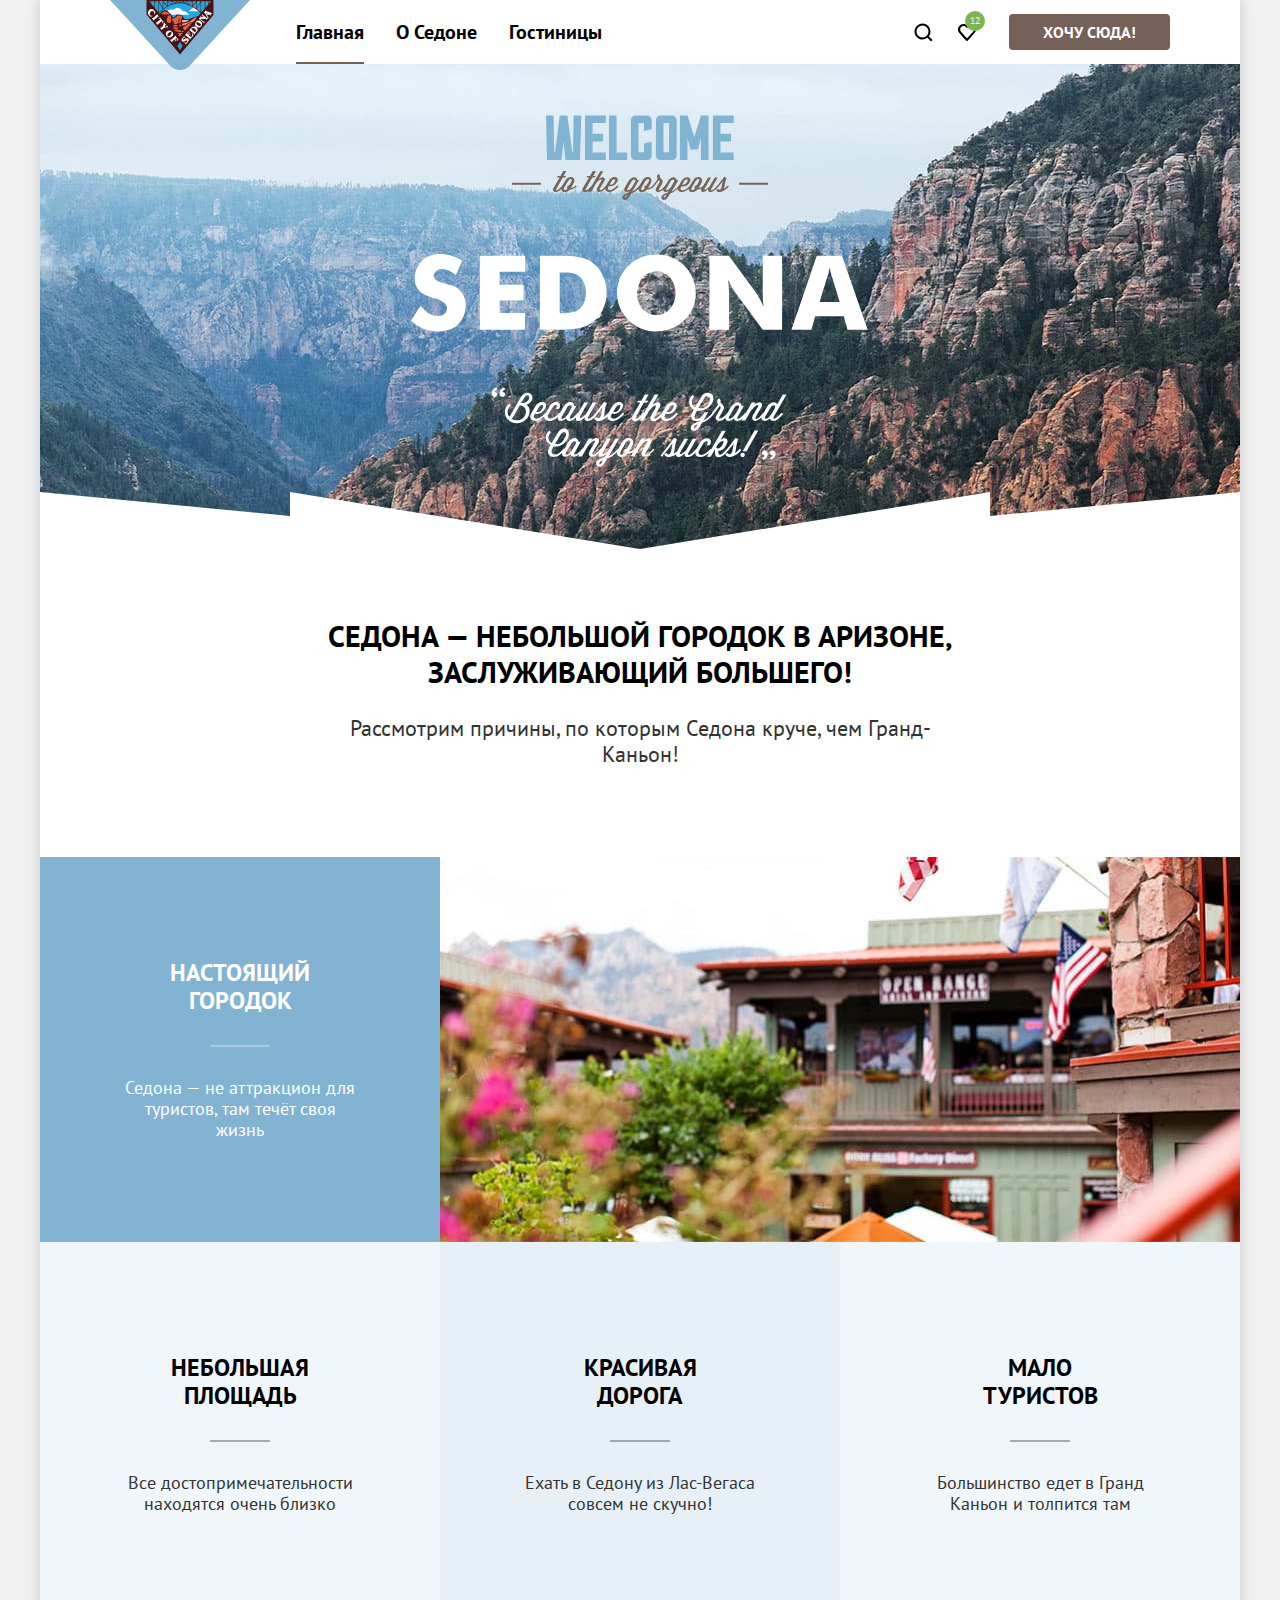
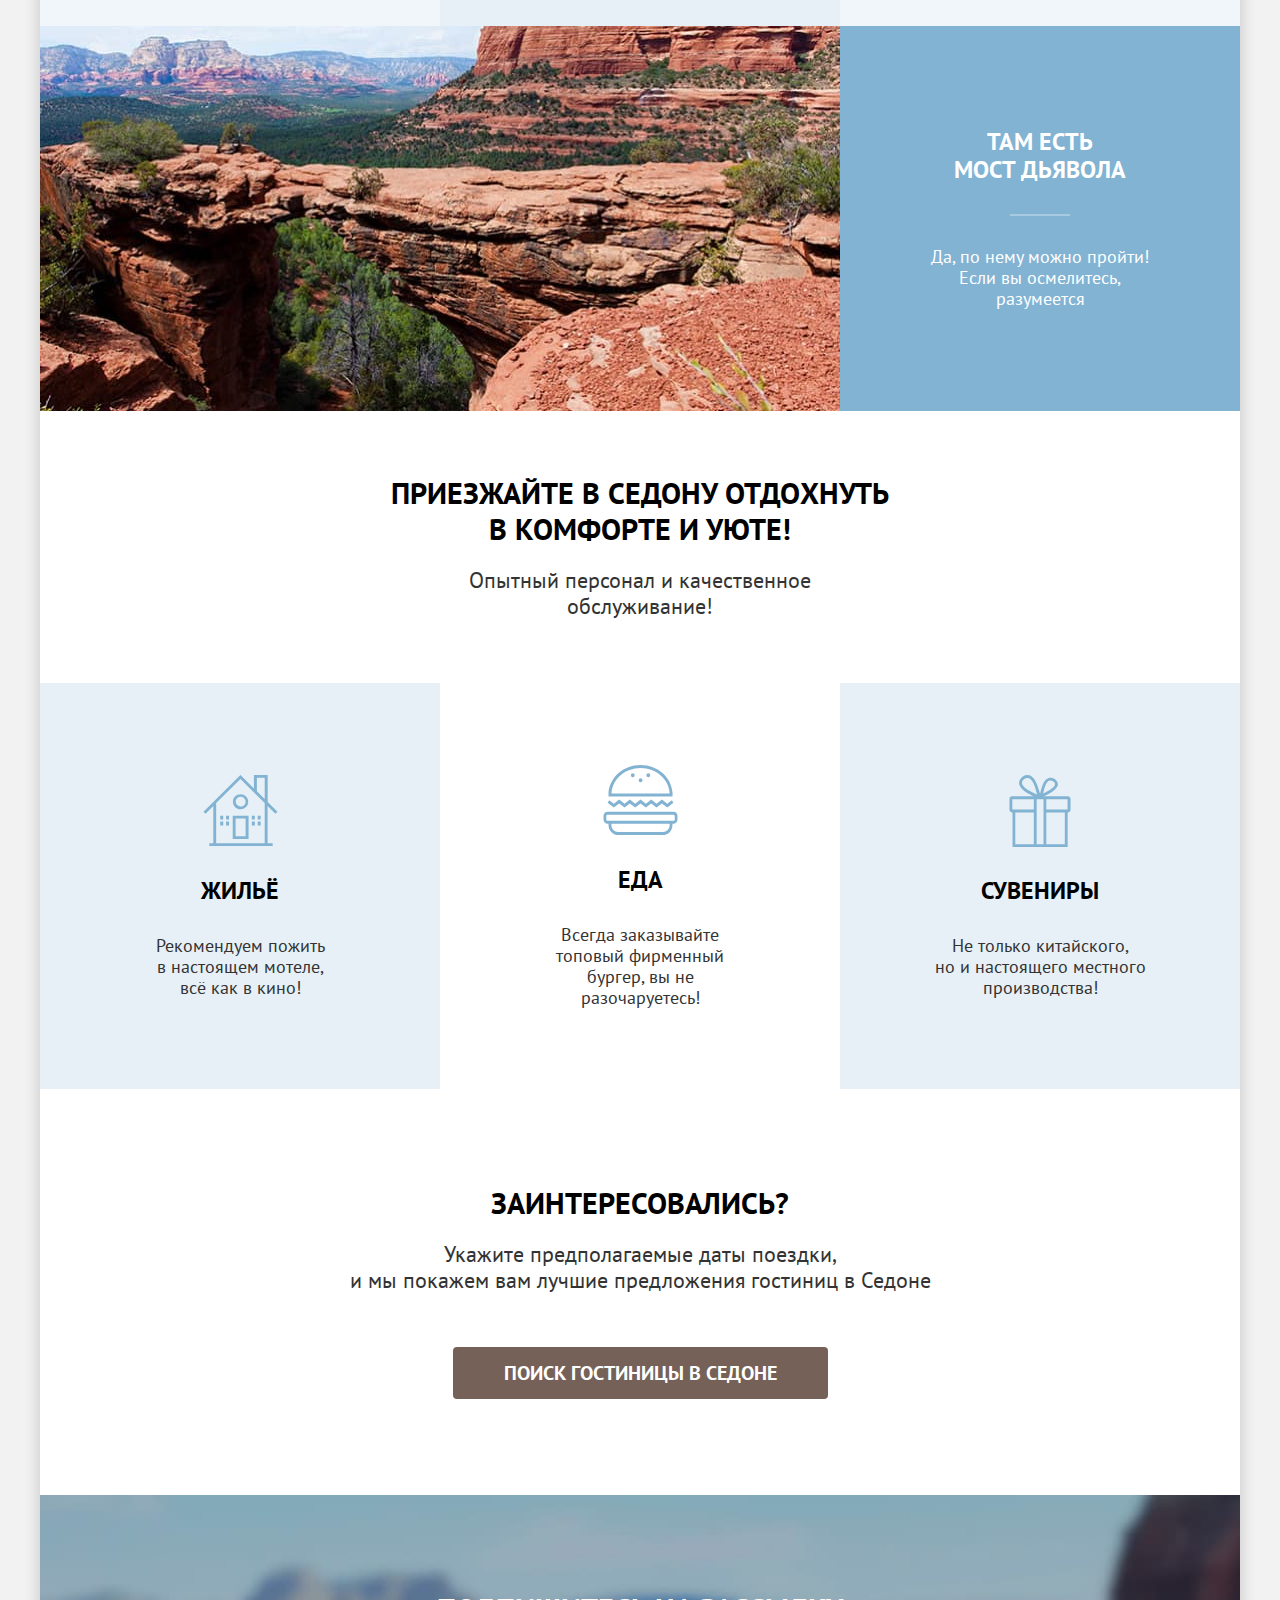
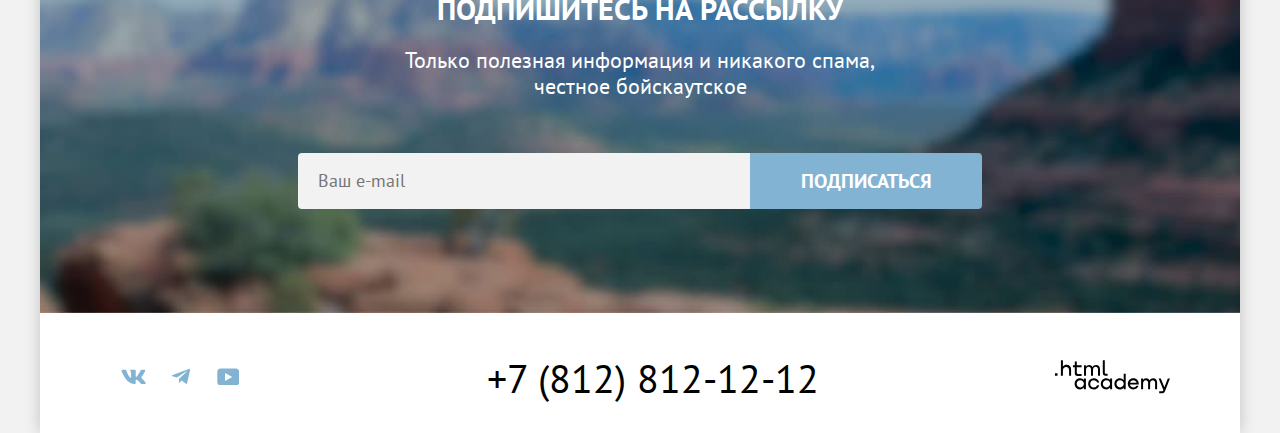
<file: index.html>
<!DOCTYPE html>
<html lang="ru">

  <head>
    <meta charset="utf-8">
    <title>Седона.Городок в Аризоне. </title>
    <link rel="stylesheet" href="styles/styles.css">
    <link rel="icon" href="favicon.ico">
    <link rel="icon" type="image/png" href="images/favicon/favicon.png" sizes="32x32">
  </head>

  <body>
    <div class="page-container">
      <header class="page-header" data-test="header">
        <nav class="navigation">
          <a class="navigation-logo" href="index.html" aria-current="page">
            <img class="page-header-logo" src="images/logos/site-logo.svg" width="140" height="70"
              alt="Логотип города Седона.">
          </a>
          <ul class="navigation-list">
            <li class="navigation-item">
              <a class="navigation-link navigation-link-current" href="#" aria-current="page">Главная</a>
            </li>
            <li class="navigation-item">
              <a class="navigation-link" href="#">О Седоне</a>
            </li>
            <li class="navication-item">
              <a class="navigation-link" href="catalog.html">Гостиницы</a>
            </li>
          </ul>
          <ul class="navigation-user">
            <li class="navigation-user-item">
              <a class="navigation-user-link" href="#">
                <span class="visually-hidden">Поиск</span>
                <svg xmlns="http://www.w3.org/2000/svg" width="20" height="20" fill="currentColor" aria-hidden="true"
                  focusable="false">
                  <path
                    d="m19.5 18-3.7-3.67c1-1.3 1.7-2.98 1.7-4.87a8 8 0 0 0-8-7.96c-4.4 0-8 3.68-8 8.06a8 8 0 0 0 12.9 6.26l3.7 3.68 1.4-1.5Zm-10-2.48a6 6 0 0 1-6-5.96 6 6 0 0 1 12 0 6 6 0 0 1-6 5.96Z" />
                </svg>
              </a>
            </li>
            <li class="navigation-user-item">
              <a class="navigation-user-link navigation-user-link-like" href="#">
                <span class="visually-hidden">Избранное</span>
                <svg xmlns="http://www.w3.org/2000/svg" width="18" height="17" fill="currentColor" aria-hidden="true"
                  focusable="false">
                  <path
                    d="M8.9 17a.9.9 0 0 1-.8-.4c-5.4-6.1-6.7-7.5-7-7.9A5.4 5.4 0 0 1 5.5 0C6.8 0 8 .5 9 1.3a5.46 5.46 0 0 1 9 4.1c0 1.3-.5 2.5-1.3 3.4l-7 7.9c-.2.2-.4.3-.8.3Zm-6-9.5c.3.4 3.5 4 6.1 6.9l6.2-7c.5-.5.7-1.2.7-2 0-1.8-1.5-3.3-3.3-3.3-1 0-2 .5-2.7 1.3-.3.3-.6.4-.9.4-.3 0-.6-.2-.8-.4-.7-.8-1.7-1.3-2.7-1.3-1.8 0-3.3 1.5-3.3 3.3-.1.9.3 1.6.7 2.1-.1 0-.1 0 0 0Z" />
                </svg>
                <span class="notification-badge">12</span>
              </a>
            </li>
          </ul>
          <a class="header-button button button-brown" href="#">Хочу сюда!</a>
        </nav>
      </header>

      <main class="main-index main-container" data-test="main">
        <section class="hero" data-test="hero">
          <h1 class="visually-hidden">Седона - небольшой городок в Аризоне"</h1>
          <img src="images/welcome.svg" width="458" height="352"
            alt="Welcome to the gorgeous Sedona, because the Grand Canyon sucks!">
        </section>

        <section class="advantages" data-test="advantages">
          <h2 class="visually-hidden">Преимущества Седоны</h2>
          <p class="title advantages-introduction">Седона — небольшой городок в Аризоне, заслуживающий большего!</p>
          <p class="description advantages-description">Рассмотрим причины, по которым Седона круче, чем Гранд-Каньон!
          </p>
          <ul class="advantages-list">
            <li class="advantages-item-item advantage-navy advantages-picture">
              <div class="advantages-item-wrapper">
                <h3 class="subtitle advantages-title">Настоящий городок</h3>
                <p class="advantages-item-description">Седона — не аттракцион для туристов, там течёт своя жизнь</p>
              </div>
              <img class="advantages-img" src="images/sedona-town.jpg" width="800" height="385"
                alt="Вид на домики и горы.">
            </li>
            <li class="advantages-item advantage-pale">
              <h3 class="subtitle advantages-title">Небольшая площадь</h3>
              <p class="advantages-item-description">Все достопримечательности находятся очень близко</p>
            </li>
            <li class="advantages-item advantage-sky">
              <h3 class="subtitle advantages-title">Красивая дорога</h3>
              <p class="advantages-item-description">Ехать в Седону из Лас-Вегаса совсем не скучно!</p>
            </li>
            <li class="advantages-item advantage-pale">
              <h3 class="subtitle advantages-title">Мало туристов</h3>
              <p class="advantages-item-description">Большинство едет в Гранд Каньон и толпится там</p>
            </li>
            <li class="advantages-item-item advantage-navy advantages-picture">
              <div class="advantages-item-wrapper">
                <h3 class="subtitle advantages-title">Там есть<br> мост дьявола</h3>
                <p class="advantages-item-description">Да, по нему можно пройти! Если вы осмелитесь, разумеется</p>
              </div>
              <img class="advantages-img" src="images/devil-bridge.jpg" width="800" height="385"
                alt="Мост дьявола,с красивым видом на горы.">
            </li>
          </ul>
        </section>
        <section class="services" data-test="services">
          <h2 class="title services-title-come">Приезжайте в Седону отдохнуть в комфорте и уюте!</h2>
          <p class="description services-description">Опытный персонал и качественное обслуживание!</p>
          <ul class="services-list">
            <li class="services-item advantage-sky services-icon item-home">
              <h3 class="subtitle services-title ">Жильё</h3>
              <p class="services-item-description">Рекомендуем пожить<br> в настоящем мотеле,<br> всё как в кино!</p>
            </li>
            <li class="services-item services-icon item-food">
              <h3 class="subtitle services-title">Еда</h3>
              <p class="services-item-description">Всегда заказывайте<br> топовый фирменный бургер, вы не разочаруетесь!
              </p>
            </li>
            <li class="services-item advantage-sky services-icon item-gift">
              <h3 class="subtitle services-title">Сувениры</h3>
              <p class="services-item-description">Не только китайского,<br> но и настоящего местного производства!</p>
            </li>
          </ul>
        </section>
        <section class="book-search" data-test="search">
          <h2 class="title book-title">Заинтересовались?</h2>
          <p class="description book-description">Укажите предполагаемые даты поездки,<br> и мы покажем вам лучшие
            предложения гостиниц в
            Седоне</p>
          <button class="book-button button button-brown" type="button">Поиск гостиницы в Седоне</button>
        </section>

        <section class="subscribe subscribe-background" data-test="subscribe">
          <h2 class="title subscribe-title">Подпишитесь на рассылку</h2>
          <p class="description subscribe-description">Только полезная информация и никакого спама,<br> честное
            бойскаутское</p>
          <form class="subscription-form" action="https://echo.htmlacademy.ru/" method="POST">
            <label class="visually-hidden" for="subscription-form">Укажите Ваш e-mail</label>
            <input class="subscribe-field" type="email" name="subscription-form" id="subscription-form"
              placeholder="Ваш e-mail" required>
            <button class="subscribe-button button button-blue" type="submit">Подписаться</button>
          </form>
        </section>
      </main>
      <footer class="page-footer" data-test="footer">
        <section class="footer-social" data-test="social">
          <h2 class="visually-hidden">Социальные сети</h2>
          <ul class="social-list">
            <li>
              <a class="social-link" href="https://vk.com/htmlacademy" target="_blank" rel="noopener noreferrer">
                <span class="visually-hidden">Vkontakte</span>
                <svg xmlns="http://www.w3.org/2000/svg" width="25" height="15" fill="currentColor" aria-hidden="true"
                  focusable="false">
                  <path fill-rule="evenodd"
                    d="M24.1 1.8c.2-.5 0-1-.8-1h-2.6c-.7 0-1 .4-1.1.8 0 0-1.4 3.2-3.3 5.3-.6.6-.9.8-1.2.8-.2 0-.4-.2-.4-.8V1.8c0-.7-.2-1-.8-1h-4c-.5 0-.8.4-.8.6 0 .7 1 .8 1 2.6v3.8c0 .8 0 1-.4 1-.9 0-3-3.3-4.3-7-.3-.7-.5-1-1.2-1H1.6c-.8 0-1 .4-1 .8 0 .7 1 4 4.2 8.5C7 13.2 10 15 12.8 15c1.7 0 1.9-.4 1.9-1v-2.4c0-.7.2-.8.7-.8.4 0 1 .1 2.6 1.6 1.8 1.8 2 2.6 3 2.6h2.7c.7 0 1.1-.4 1-1.1-.3-.8-1.2-1.8-2.3-3-.6-.8-1.5-1.5-1.8-2-.4-.4-.3-.6 0-1 0 0 3.2-4.5 3.5-6Z"
                    clip-rule="evenodd" />
                </svg>
              </a>
            </li>
            <li>
              <a class="social-link" href="https://t.me/htmlacademy" target="_blank" rel="noopener noreferrer">
                <span class="visually-hidden">Telegram</span>
                <svg xmlns="http://www.w3.org/2000/svg" width="18" height="16" fill="currentColor" aria-hidden="true"
                  focusable="false">
                  <path
                    d="M16.8 1 .8 7c-1 .4-1 1-.2 1.3l4.1 1.3 9.5-6c.5-.3.9-.1.5.2l-7.6 7-.3 4.1c.4 0 .6-.2.8-.4l2-2 4.1 3.1c.8.5 1.3.3 1.5-.7L18 2.2c.3-1-.4-1.6-1.1-1.2Z" />
                </svg>
              </a>
            </li>
            <li>
              <a class="social-link" href="https://www.youtube.com/user/htmlacademyru" target="_blank"
                rel="noopener noreferrer">
                <span class="visually-hidden">YouTube</span>
                <svg xmlns="http://www.w3.org/2000/svg" width="22" height="17" fill="currentColor" aria-hidden="true"
                  focusable="false">
                  <path
                    d="M19 .4H3.4C1.6.4.3 2 .3 3.8v10c0 2 1.3 3.6 3.2 3.6h15.7c1.6 0 3.1-1.6 3.1-3.4V3.8C22.1 2 20.8.4 19 .4ZM8 12.9v-8l7.3 4-7.3 4Z" />
                </svg>
              </a>
            </li>
          </ul>
        </section>
        <section class="footer-contacts">
          <h2 class="visually-hidden">Контакты</h2>
          <a class="contact-phone" href="tel:+78128121212">+7 (812) 812-12-12</a>
        </section>
        <section class="creator">
          <h2 class="visually-hidden">Ссылка на интенсивы «HTML Academy</h2>
          <a class="creator-link" href="https://htmlacademy.ru/intensive/htmlcss" target="_blank"
            rel="noopener noreferrer">
            <svg xmlns="http://www.w3.org/2000/svg" width="115" height="34" role="img"
              aria-label="Логотип сайта «HTML Academy»." focusable="false" fill="currentColor">
              <path
                d="M0 13.26v2.6h2.5v-2.6H0ZM11.6 4.86c-1.6 0-2.8.7-3.6 1.7h-.1V.36h-2v15.5h2v-5.3c0-2.1 1.3-3.6 3.3-3.6 1.8 0 2.9 1.4 2.9 3.2v5.7h2v-6.1c.1-3-1.8-4.9-4.5-4.9ZM26.6 5.16h-4.8v-3.7h-2v3.8h-1.9v2h1.9v6c0 1.7 1 2.7 2.7 2.7h4.1v-2h-3.7c-.7 0-1.1-.4-1.1-1.1v-5.7h4.8v-2ZM41.1 4.96c-1.6 0-2.9.8-3.5 2.1h-.1c-.6-1.2-1.8-2.1-3.4-2.1-1.4 0-2.5.8-3.1 1.8h-.1v-1.6H29v10.6h2v-5.4c0-2 1-3.5 2.6-3.5 1.5 0 2.4 1 2.4 2.6v6.3h2v-5.6c0-2.4 1.4-3.3 2.6-3.3 1.5 0 2.4 1 2.4 2.6v6.3h2v-6.5c.1-2.5-1.4-4.3-3.9-4.3ZM47.8 13.06c0 1.7 1 2.7 2.8 2.7h2v-2h-1.7c-.7 0-1.1-.4-1.1-1.1V.36h-2v12.7ZM28.9 20.06c-.9-1.1-2.2-1.8-3.9-1.8-3.1 0-5.4 2.3-5.4 5.6s2.3 5.6 5.4 5.6c1.8 0 3-.8 3.8-1.9h.1v1.6h2v-10.6h-2v1.5Zm-3.6 7.4c-2.2 0-3.6-1.6-3.6-3.6s1.4-3.6 3.6-3.6 3.6 1.6 3.6 3.6c0 1.9-1.4 3.6-3.6 3.6ZM44.2 22.36c-.5-2.4-2.6-4.1-5.4-4.1a5.4 5.4 0 0 0-5.6 5.6c0 3.1 2.2 5.6 5.6 5.6 2.8 0 4.9-1.8 5.4-4.2h-2.1a3.4 3.4 0 0 1-3.3 2.3c-2.2 0-3.6-1.6-3.6-3.6s1.4-3.6 3.6-3.6c1.6 0 2.8 1 3.3 2.2h2.1v-.2ZM55.1 20.06c-.9-1.1-2.2-1.8-3.9-1.8-3.1 0-5.4 2.3-5.4 5.6s2.3 5.6 5.4 5.6c1.8 0 3-.8 3.8-1.9h.1v1.6h2v-10.6h-2v1.5Zm-3.6 7.4c-2.2 0-3.6-1.6-3.6-3.6s1.4-3.6 3.6-3.6 3.6 1.6 3.6 3.6c0 1.9-1.5 3.6-3.6 3.6ZM68.7 20.16c-.9-1.1-2.2-1.9-3.9-1.9-3.1 0-5.4 2.3-5.4 5.6s2.2 5.6 5.4 5.6c1.7 0 3-.8 3.8-1.8h.1v1.5h2v-15.4h-2v6.4Zm-3.6 7.3c-2.2 0-3.6-1.6-3.6-3.6s1.4-3.6 3.6-3.6 3.6 1.6 3.6 3.6c-.1 2-1.5 3.6-3.6 3.6ZM78.3 18.26c-3.3 0-5.5 2.5-5.5 5.6 0 3 2.1 5.6 5.5 5.6 2.5 0 4.5-1.3 5.2-3.6h-2.1c-.5 1-1.6 1.6-3 1.6-1.9 0-3.3-1.3-3.4-2.9h8.8c.2-3.6-2-6.3-5.5-6.3Zm0 1.9c1.7 0 3 1 3.3 2.6h-6.5c.3-1.5 1.5-2.6 3.2-2.6ZM98.2 18.26c-1.6 0-2.9.8-3.6 2h-.1c-.6-1.2-1.8-2-3.4-2-1.4 0-2.5.7-3.1 1.8v-1.5h-1.9v10.6h2v-5.4c0-2 1-3.4 2.6-3.5 1.5 0 2.4 1 2.4 2.6v6.3h2v-5.6c0-2.4 1.4-3.3 2.6-3.3 1.5 0 2.4 1 2.4 2.6v6.3h2v-6.5c.1-2.6-1.4-4.4-3.9-4.4ZM109.4 27.36l-3.6-8.9h-2.2l4.8 11.6c-.3.9-.7 1.2-1.7 1.2h-2.5v2h2.5c1.8 0 2.8-.8 3.5-2.6l4.7-12.2h-2.1l-3.4 8.9Z" />
            </svg>
          </a>
        </section>
      </footer>
      <div class="modal-container modal-container-close">
        <div class="modal-search">
          <button class="modal-close-button" type="button">
            <span class="visually-hidden">Закрыть окно поиска</span>
            <svg xmlns="http://www.w3.org/2000/svg" width="15" height="15" fill="currentColor" aria-hidden="true"
              focusable="false">
              <path
                d="M14.5 1.78 13.2.5 7.49 6.2 1.79.5.48 1.8l5.7 5.7-5.7 5.7 1.3 1.3 5.7-5.7 5.7 5.7 1.3-1.3-5.7-5.7 5.7-5.7Z" />
            </svg>
          </button>
          <section class="modal-content">
            <h2 class="modal-title title">Поиск гостиницы в Седоне</h2>
            <form class="modal-form" id="search-form" method="get" action="https://echo.htmlacademy.ru/">
              <p class="modal-panel modal-text">
                <label class="modal-label-form" for="check-in">
                  Дата заезда:
                </label>
                <input class="modal-input input-styles" id="check-in" type="text" name="check-in"
                  placeholder="Укажите дату" value="27 апреля 2020" required>
                <span class="modal-comment modal-error">Мы не можем отправить вас в прошлое </span>
              </p>
              <p class="modal-panel modal-text">
                <label class="modal-label-form" for="check-out">
                  Дата выезда:
                </label>
                <input class="modal-input input-styles" id="check-out" type="text" name="check-out"
                  placeholder="Укажите дату" value="1 сентября 2023" required>
                <span class="modal-comment">На эти даты есть свободные номера. Пока есть.</span>
              </p>
              <div class="modal-panel modal-number">
                <label class="modal-label-form" for="adult-amount">
                  Взрослые:
                </label>
                <div class="modal-input-wrapper">
                  <button class="modal-button button-minus" type="button">
                    <span class="visually-hidden">Уменьшить количество взрослых гостей</span>
                    <svg xmlns="http://www.w3.org/2000/svg" width="14" height="2" fill="currentColor" aria-hidden="true"
                      focusable="false">
                      <path d="M0 0v2h14V0H0Z" />
                    </svg>
                  </button>
                  <input class="modal-input-number input-styles" id="adult-amount" name="adult-amount" type="number"
                    min="1" placeholder="2" value="2">
                  <button class="modal-button button-plus" type="button">
                    <span class="visually-hidden">Увеличить количество взрослых гостей</span>
                    <svg xmlns="http://www.w3.org/2000/svg" width="14" height="14" fill="currentColor"
                      aria-hidden="true" focusable="false">
                      <path d="M14 6H8V0H6v6H0v2h6v6h2V8h6V6Z" />
                    </svg>
                  </button>
                </div>
              </div>
              <div class="modal-panel modal-number modal-number-padding">
                <span class="modal-tooltip">
                  <label class="modal-label-form" for="children-amount">
                    Дети:
                  </label>
                  <button class="modal-tooltip-button tooltip" type="button" aria-labelledby="tooltip">
                    <span class="tooltip-content" role="tooltip" id="tooltip">Укажите количество детей, которые будут с
                      вами, возраст которых от 6 до 18 лет. Дети до 6 лет размещаются бесплатно.</span>
                  </button>
                </span>
                <div class="modal-input-wrapper">
                  <button class="modal-button button-minus" type="button">
                    <span class="visually-hidden">Уменьшить количество детей</span>
                    <svg xmlns="http://www.w3.org/2000/svg" width="14" height="2" fill="currentColor" aria-hidden="true"
                      focusable="false">
                      <path d="M0 0v2h14V0H0Z" />
                    </svg>
                  </button>
                  <input class="modal-input-number input-styles" id="children-amount" name="children-amount"
                    type="number" min="1" placeholder="2" value="2">
                  <button class="modal-button button-plus" type="button">
                    <span class="visually-hidden">Увеличить чиcло детей</span>
                    <svg xmlns="http://www.w3.org/2000/svg" width="14" height="14" fill="currentColor"
                      aria-hidden="true" focusable="false">
                      <path d="M14 6H8V0H6v6H0v2h6v6h2V8h6V6Z" />
                    </svg>
                  </button>
                </div>
              </div>
            </form>
            <button class="modal-submit-button button button-blue" type="submit">
              Найти
            </button>
          </section>
        </div>
      </div>
    </div>
  </body>

</html>
</file>
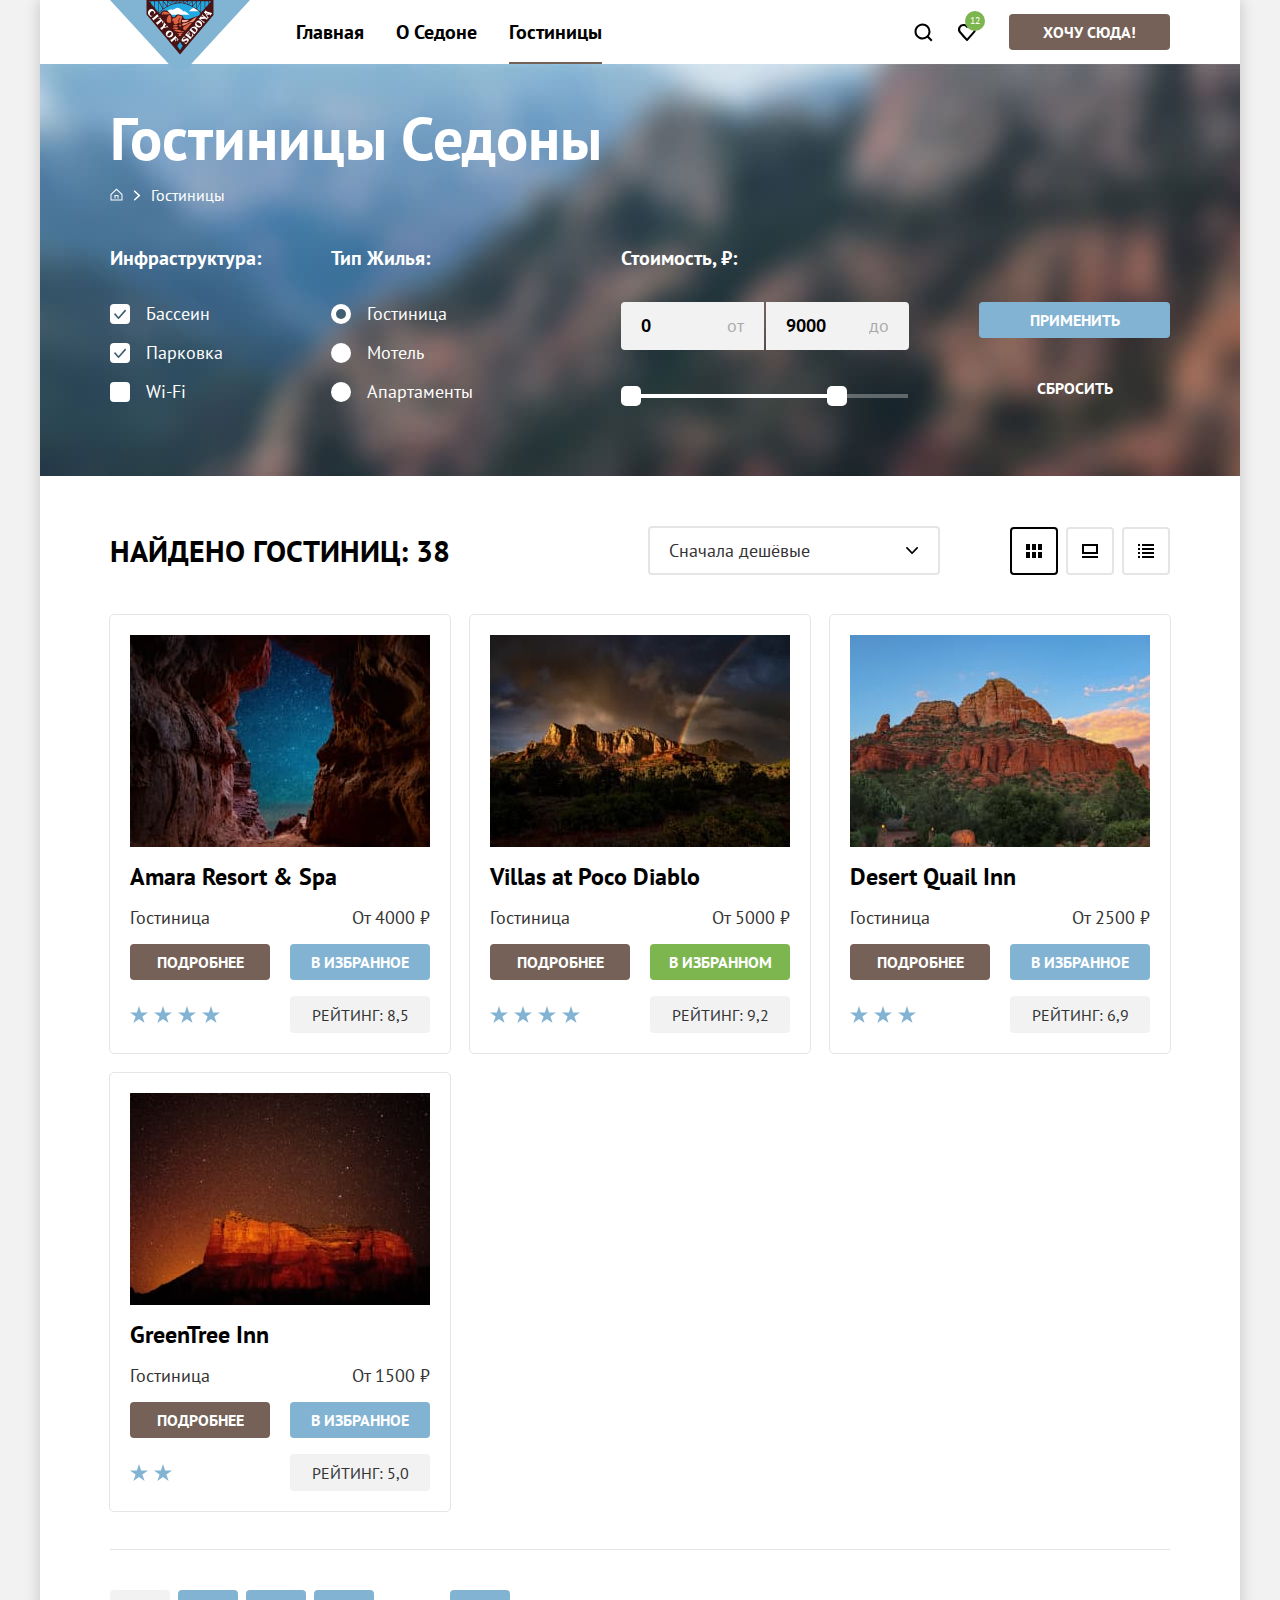
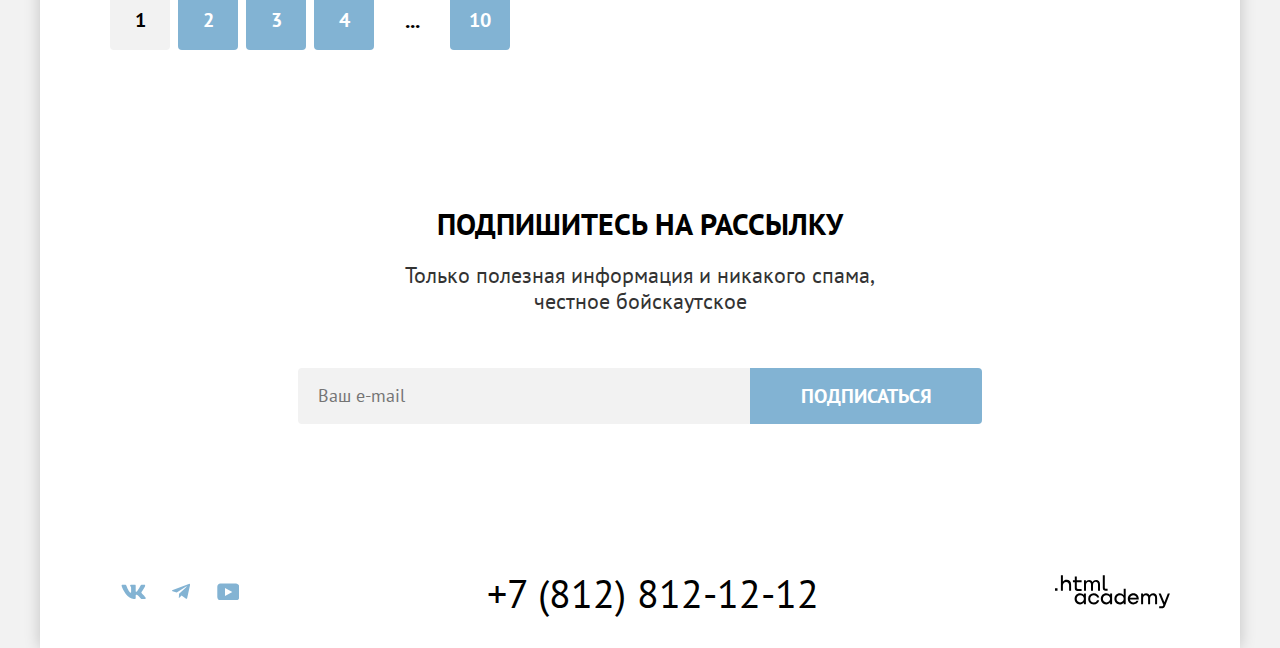
<file: catalog.html>
<!DOCTYPE html>
<html lang="ru">

  <head>
    <meta charset="utf-8">
    <title>Седона.Городок в Аризоне. </title>
    <link rel="stylesheet" href="styles/styles.css">
    <link rel="icon" href="favicon.ico">
    <link rel="icon" type="image/png" href="images/favicon/favicon.png" sizes="32x32">
  </head>

  <body>
    <div class="page-container">
      <header class="page-header" data-test="header">
        <nav class="navigation">
          <a class="navigation-logo" href="index.html">
            <img class="page-header-logo" src="images/logos/site-logo.svg" width="140" height="70"
              alt="Логотип города Седона.">
          </a>
          <ul class="navigation-list">
            <li class="navigation-item">
              <a class="navigation-link" href="index.html">Главная</a>
            </li>
            <li class="navigation-item">
              <a class="navigation-link" href="#">О Седоне</a>
            </li>
            <li class="navication-item">
              <a class="navigation-link navigation-link-current" href="catalog.html" aria-current="page">Гостиницы</a>
            </li>
          </ul>
          <ul class="navigation-user">
            <li>
              <a class="navigation-user-link navigation-user-link-search" href="#">
                <span class="visually-hidden">Поиск</span>
                <svg xmlns="http://www.w3.org/2000/svg" width="20" height="20" fill="currentColor" aria-hidden="true"
                  focusable="false">
                  <path
                    d="m19.5 18-3.7-3.67c1-1.3 1.7-2.98 1.7-4.87a8 8 0 0 0-8-7.96c-4.4 0-8 3.68-8 8.06a8 8 0 0 0 12.9 6.26l3.7 3.68 1.4-1.5Zm-10-2.48a6 6 0 0 1-6-5.96 6 6 0 0 1 12 0 6 6 0 0 1-6 5.96Z" />
                </svg>
              </a>
            </li>
            <li>
              <a class="navigation-user-link navigation-user-link-like" href="#">
                <span class="visually-hidden">Избранное</span>
                <svg xmlns="http://www.w3.org/2000/svg" width="18" height="17" fill="currentColor" aria-hidden="true"
                  focusable="false">
                  <path
                    d="M8.9 17a.9.9 0 0 1-.8-.4c-5.4-6.1-6.7-7.5-7-7.9A5.4 5.4 0 0 1 5.5 0C6.8 0 8 .5 9 1.3a5.46 5.46 0 0 1 9 4.1c0 1.3-.5 2.5-1.3 3.4l-7 7.9c-.2.2-.4.3-.8.3Zm-6-9.5c.3.4 3.5 4 6.1 6.9l6.2-7c.5-.5.7-1.2.7-2 0-1.8-1.5-3.3-3.3-3.3-1 0-2 .5-2.7 1.3-.3.3-.6.4-.9.4-.3 0-.6-.2-.8-.4-.7-.8-1.7-1.3-2.7-1.3-1.8 0-3.3 1.5-3.3 3.3-.1.9.3 1.6.7 2.1-.1 0-.1 0 0 0Z" />
                </svg>
                <span class="notification-badge">12</span>
              </a>
            </li>
          </ul>
          <a class="header-button button button-brown" href="#">Хочу сюда!</a>
        </nav>
      </header>
      <main class="main-inner main-container" data-test="main">
        <section class="hotels-filter">
          <header class="hotels-filter-navigation">
            <h1 class="inner-header-title">Гостиницы Седоны</h1>
            <ul class="breadcrumbs">
              <li class="breadcrumbs-item">
                <a class="breadcrumbs-link" href="index.html">
                  <span class="visually-hidden">Переход на главную</span>
                  <svg xmlns="http://www.w3.org/2000/svg" width="13" height="13" fill="currentColor" aria-hidden="true"
                    focusable="false">
                    <path d="m6.5.5-6 5.8v6.2h12V6.3L6.5.5Zm5 11h-10V6.7l5-4.8 5 4.8v4.8Z" />
                    <path d="M4.5 10.5h1V8h2v2.5h1V7h-4v3.5Z" />
                  </svg>
                </a>
              </li>
              <li class="breadcrumbs-item">
                <a class="breadcrumbs-link breadcrumbs-link-active " aria-current="page">Гостиницы</a>
              </li>
            </ul>
          </header>
          <section class="facilities-filter" data-test="filter">
            <h2 class="visually-hidden">Фильтры выбора проживания</h2>
            <form class="filters" action="https://echo.htmlacademy.ru/" method="GET">
              <fieldset class="filters-group filters-group-infrastructure">
                <legend class="filters-title">Инфраструктура:</legend>
                <ul class="filters-list">
                  <li class="filters-item">
                    <label class="control" for="pool">
                      <input class="control-input" type="checkbox" name="pool" id="pool" checked>
                      Бассеин
                    </label>
                  </li>
                  <li class="filters-item">
                    <label class="control" for="parking">
                      <input class="control-input" type="checkbox" name="parking" id="parking" checked>
                      Парковка
                    </label>
                  </li>
                  <li class="filters-item">
                    <label class="control" for="Wi-Fi">
                      <input class="control-input" type="checkbox" name="Wi-Fi" id="Wi-Fi">
                      Wi-Fi
                    </label>
                  </li>
                </ul>
              </fieldset>
              <fieldset class="filters-group filters-group-hotels">
                <legend class="filters-title">Тип Жилья:</legend>
                <ul class="filters-list">
                  <li class="filters-item">
                    <label class="control">
                      <input class="control-input" type="radio" name="accommodation-type" value="hotel" checked>
                      Гостиница
                    </label>
                  </li>
                  <li class="filters-item">
                    <label class="control">
                      <input class="control-input" type="radio" name="accommodation-type" value="motel">
                      Мотель
                    </label>
                  </li>
                  <li class="filters-item">
                    <label class="control">
                      <input class="control-input" type="radio" name="accommodation-type" value="apartment">
                      Апартаменты
                    </label>
                  </li>
                </ul>
              </fieldset>

              <fieldset class="filters-group filters-group-width">
                <legend class="filters-title">Стоимость, ₽:</legend>
                <div class="filters-range-wrapper">
                  <div class="range-control-wrapper">
                    <label class="filters-range-control" for="min-price">
                      <input class="range-input" type="number" id="min-price" name="min-price" min="0" max="9000"
                        value="0">
                      <span class="range-text">от</span>
                    </label>
                    <label class="filters-range-control" for="max-price">
                      <input class="range-input" type="number" id="max-price" name="max-price" min="1" max="9000"
                        value="9000">
                      <span class="range-text">до</span>
                    </label>
                  </div>
                  <div class="range-scale">
                    <div class="range-bar">
                      <button class="range-toggle toggle-min" type="button">
                        <span class="visually-hidden">Изменить минимальную цену</span>
                      </button>
                      <button class="range-toggle toggle-max" type="button">
                        <span class="visually-hidden">Изменить максимальную цену</span>
                      </button>
                    </div>
                  </div>
                </div>
              </fieldset>
              <div class="filters-button-wrapper">
                <button class="filters-button button button-blue" type="submit">Применить</button>
                <button class="filters-button button button-transparent" type="reset">Сбросить</button>
              </div>
            </form>
          </section>
        </section>

        <section class="hotels" data-test="catalog">
          <h2 class="visually-hidden">Список найденых отелей</h2>
          <header class="hotels-result">
            <b class="title hotel-result-search">Найдено гостиниц: <span>38</span></b>
            <div class="sorting">
              <select class="sorting-select" name="sorting" aria-label="Сортировка">
                <option value="cheap" selected>Сначала дешёвые</option>
                <option value="popular">Сначала популярные</option>
                <option value="expensive">Сначала дорогие</option>
              </select>
            </div>
            <ul class="layout-list">
              <li class="layout-item">
                <a class="layout-link layout-link-view-puzzle layout-item-current" href="catalog.html?view=tile">
                  <span class="visually-hidden">Плитка</span>
                </a>
              </li>
              <li class="layout-item">
                <a class="layout-link layout-link-view-rectangle" href="catalog.html?view=card">
                  <span class="visually-hidden">Карточки</span>
                </a>
              </li>
              <li class="layout-item ">
                <a class="layout-link layout-link-view-lines" href="catalog.html?view=list">
                  <span class="visually-hidden">Список</span>
                </a>
              </li>
            </ul>
          </header>

          <ul class="hotels-list">
            <li class="hotels-list-item">
              <article class="card-break-word">
                <img class="card-img" src="images/hotels/hotel-amara.jpg" width="300" height="212"
                  alt="Звёздное небо,среди гор.">
                <h3 class="card-title">Amara Resort & Spa</h3>

                <dl class="card-info">
                  <dt class="visually-hidden">Тип жилья</dt>
                  <dd class="card-text">Гостиница</dd>
                  <dt class="visually-hidden">Цена</dt>
                  <dd class="card-price">От 4000 ₽</dd>
                </dl>
                <div class="card-administration">
                  <a class="card-administration-button button button-brown" href="#">Подробнее</a>
                  <button class="card-administration-button button button-blue" type="button">В избранное</button>
                </div>

                <div class="card-qualification">
                  <span class="card-stars">
                    <span class="visually-hidden">Четырёхзвёздочный отель</span>
                    <span class="star"></span>
                    <span class="star"></span>
                    <span class="star"></span>
                    <span class="star"></span>
                  </span>
                  <p class="card-rating">Рейтинг: <span>8,5</span></p>
                </div>
              </article>
            </li>
            <li class="hotels-list-item">
              <article class="card-break-word">
                <img class="card-img" src="images/hotels/hotel-villas.jpg" width="300" height="212"
                  alt="Закат с видом на горы.">
                <h3 class="card-title">Villas at Poco Diablo</h3>

                <dl class="card-info">
                  <dt class="visually-hidden">Тип жилья</dt>
                  <dd class="card-text">Гостиница</dd>
                  <dt class="visually-hidden">Цена</dt>
                  <dd class="card-price">От 5000 ₽</dd>
                </dl>
                <div class="card-administration">
                  <a class="card-administration-button button button-brown" href="#">Подробнее</a>
                  <button class="card-administration-button button button-green" type="button">В избранном</button>
                </div>

                <div class="card-qualification">
                  <span class="card-stars">
                    <span class="visually-hidden">Четырёхзвёздочный отель</span>
                    <span class="star"></span>
                    <span class="star"></span>
                    <span class="star"></span>
                    <span class="star"></span>
                  </span>
                  <p class="card-rating">Рейтинг: <span>9,2</span></p>
                </div>
              </article>
            </li>
            <li class="hotels-list-item">
              <article class="card-break-word">
                <img class="card-img" src="images/hotels/hotel-desert.jpg" width="300" height="212"
                  alt="Утро с видом на величественные горы.">
                <h3 class="card-title">Desert Quail Inn</h3>

                <dl class="card-info">
                  <dt class="visually-hidden">Тип жилья</dt>
                  <dd class="card-text">Гостиница</dd>
                  <dt class="visually-hidden">Цена</dt>
                  <dd class="card-price">От 2500 ₽</dd>
                </dl>
                <div class="card-administration">
                  <a class="card-administration-button button button-brown" href="#">Подробнее</a>
                  <button class="card-administration-button button button-blue" type="button">В избранное</button>
                </div>

                <div class="card-qualification">
                  <span class="card-stars">
                    <span class="visually-hidden">Трехзвездочный отель</span>
                    <span class="star"></span>
                    <span class="star"></span>
                    <span class="star"></span>
                  </span>
                  <p class="card-rating">Рейтинг: <span>6,9</span></p>
                </div>
              </article>
            </li>
            <li class="hotels-list-item">
              <article class="card-break-word">
                <img class="card-img" src="images/hotels/hotel-greentree.jpg" width="300" height="212"
                  alt="Горы на фоне звезд.">
                <h3 class="card-title">GreenTree Inn</h3>

                <dl class="card-info">
                  <dt class="visually-hidden">Тип жилья</dt>
                  <dd class="card-text">Гостиница</dd>
                  <dt class="visually-hidden">Цена</dt>
                  <dd class="card-price">От 1500 ₽</dd>
                </dl>
                <div class="card-administration">
                  <a class="card-administration-button button button-brown" href="#">Подробнее</a>
                  <button class="card-administration-button button button-blue" type="button">В избранное</button>
                </div>

                <div class="card-qualification">
                  <span class="card-stars">
                    <span class="visually-hidden">Двухзвездочный отель</span>
                    <span class="star"></span>
                    <span class="star"></span>
                  </span>
                  <p class="card-rating">Рейтинг: <span>5,0</span></p>
                </div>
              </article>
            </li>
          </ul>
          <nav class="hotels-pagination" aria-label="Пагинация">
            <ol class="pagination-list">
              <li class="pagination-item">
                <a class="pagination-link pagination-link-active" aria-current="page" title="Текущая страница">
                  <span class="visually-hidden">Текущая страница</span>
                  1
                </a>
              </li>

              <li class="pagination-item">
                <a class="pagination-link button-blue" href="#">
                  <span class="visually-hidden">Страница под номером</span>
                  2
                </a>
              </li>

              <li class="pagination-item">
                <a class="pagination-link  button-blue" href="#">
                  <span class="visually-hidden">Страница под номером</span>
                  3
                </a>
              </li>

              <li class="pagination-item">
                <a class="pagination-link button-blue" href="#">
                  <span class="visually-hidden">Страница под номером</span>
                  4
                </a>
              </li>

              <li class="pagination-item">
                <button class="pagination-button button button-more" type="button">
                  ...
                </button>
              </li>

              <li class="pagination-item">
                <a class="pagination-link button-blue" href="#">
                  <span class="visually-hidden">Страница под номером</span>
                  10
                </a>
              </li>
            </ol>
          </nav>
        </section>
        <section class="subscribe" data-test="subscribe">
          <h2 class="title subscribe-title">Подпишитесь на рассылку</h2>
          <p class="description subscribe-description">Только полезная информация и никакого спама,<br> честное
            бойскаутское</p>
          <form class="subscription-form" action="https://echo.htmlacademy.ru/" method="POST">
            <label class="visually-hidden" for="subscription-form">Укажите Ваш e-mail</label>
            <input class="subscribe-field" type="email" name="subscription-form" id="subscription-form"
              placeholder="Ваш e-mail" required>
            <button class="subscribe-button button button-blue" type="submit">Подписаться</button>
          </form>
        </section>
      </main>

      <footer class="page-footer" data-test="footer">
        <section data-test="social">
          <h2 class="visually-hidden">Социальные сети</h2>
          <ul class="social-list">
            <li class="social-item">
              <a class="social-link" href="https://vk.com/htmlacademy" target="_blank" rel="noopener noreferrer">
                <span class="visually-hidden">Vkontakte</span>
                <svg xmlns="http://www.w3.org/2000/svg" width="25" height="15" fill="currentColor" aria-hidden="true"
                  focusable="false">
                  <path fill-rule="evenodd"
                    d="M24.1 1.8c.2-.5 0-1-.8-1h-2.6c-.7 0-1 .4-1.1.8 0 0-1.4 3.2-3.3 5.3-.6.6-.9.8-1.2.8-.2 0-.4-.2-.4-.8V1.8c0-.7-.2-1-.8-1h-4c-.5 0-.8.4-.8.6 0 .7 1 .8 1 2.6v3.8c0 .8 0 1-.4 1-.9 0-3-3.3-4.3-7-.3-.7-.5-1-1.2-1H1.6c-.8 0-1 .4-1 .8 0 .7 1 4 4.2 8.5C7 13.2 10 15 12.8 15c1.7 0 1.9-.4 1.9-1v-2.4c0-.7.2-.8.7-.8.4 0 1 .1 2.6 1.6 1.8 1.8 2 2.6 3 2.6h2.7c.7 0 1.1-.4 1-1.1-.3-.8-1.2-1.8-2.3-3-.6-.8-1.5-1.5-1.8-2-.4-.4-.3-.6 0-1 0 0 3.2-4.5 3.5-6Z"
                    clip-rule="evenodd" />
                </svg>
              </a>
            </li>
            <li>
              <a class="social-link" href="https://t.me/htmlacademy" target="_blank" rel="noopener noreferrer">
                <span class="visually-hidden">Telegram</span>
                <svg xmlns="http://www.w3.org/2000/svg" width="18" height="16" fill="currentColor" aria-hidden="true"
                  focusable="false">
                  <path
                    d="M16.8 1 .8 7c-1 .4-1 1-.2 1.3l4.1 1.3 9.5-6c.5-.3.9-.1.5.2l-7.6 7-.3 4.1c.4 0 .6-.2.8-.4l2-2 4.1 3.1c.8.5 1.3.3 1.5-.7L18 2.2c.3-1-.4-1.6-1.1-1.2Z" />
                </svg>
              </a>
            </li>
            <li>
              <a class="social-link" href="https://www.youtube.com/user/htmlacademyru" target="_blank"
                rel="noopener noreferrer">
                <span class="visually-hidden">YouTube</span>
                <svg xmlns="http://www.w3.org/2000/svg" width="22" height="17" fill="currentColor" aria-hidden="true"
                  focusable="false">
                  <path
                    d="M19 .4H3.4C1.6.4.3 2 .3 3.8v10c0 2 1.3 3.6 3.2 3.6h15.7c1.6 0 3.1-1.6 3.1-3.4V3.8C22.1 2 20.8.4 19 .4ZM8 12.9v-8l7.3 4-7.3 4Z" />
                </svg>
              </a>
            </li>
          </ul>
        </section>
        <section>
          <h2 class="visually-hidden">Контакты</h2>
          <a class="contact-phone" href="tel:+78128121212">+7 (812) 812-12-12</a>
        </section>
        <section>
          <h2 class="visually-hidden">Ссылка на интенсивы «HTML Academy</h2>
          <a class="creator-link" href="https://htmlacademy.ru/intensive/htmlcss" target="_blank"
            rel="noopener noreferrer">
            <svg xmlns="http://www.w3.org/2000/svg" width="115" height="34" role="img"
              aria-label="Логотип сайта «HTML Academy»." focusable="false" fill="currentColor">
              <path
                d="M0 13.26v2.6h2.5v-2.6H0ZM11.6 4.86c-1.6 0-2.8.7-3.6 1.7h-.1V.36h-2v15.5h2v-5.3c0-2.1 1.3-3.6 3.3-3.6 1.8 0 2.9 1.4 2.9 3.2v5.7h2v-6.1c.1-3-1.8-4.9-4.5-4.9ZM26.6 5.16h-4.8v-3.7h-2v3.8h-1.9v2h1.9v6c0 1.7 1 2.7 2.7 2.7h4.1v-2h-3.7c-.7 0-1.1-.4-1.1-1.1v-5.7h4.8v-2ZM41.1 4.96c-1.6 0-2.9.8-3.5 2.1h-.1c-.6-1.2-1.8-2.1-3.4-2.1-1.4 0-2.5.8-3.1 1.8h-.1v-1.6H29v10.6h2v-5.4c0-2 1-3.5 2.6-3.5 1.5 0 2.4 1 2.4 2.6v6.3h2v-5.6c0-2.4 1.4-3.3 2.6-3.3 1.5 0 2.4 1 2.4 2.6v6.3h2v-6.5c.1-2.5-1.4-4.3-3.9-4.3ZM47.8 13.06c0 1.7 1 2.7 2.8 2.7h2v-2h-1.7c-.7 0-1.1-.4-1.1-1.1V.36h-2v12.7ZM28.9 20.06c-.9-1.1-2.2-1.8-3.9-1.8-3.1 0-5.4 2.3-5.4 5.6s2.3 5.6 5.4 5.6c1.8 0 3-.8 3.8-1.9h.1v1.6h2v-10.6h-2v1.5Zm-3.6 7.4c-2.2 0-3.6-1.6-3.6-3.6s1.4-3.6 3.6-3.6 3.6 1.6 3.6 3.6c0 1.9-1.4 3.6-3.6 3.6ZM44.2 22.36c-.5-2.4-2.6-4.1-5.4-4.1a5.4 5.4 0 0 0-5.6 5.6c0 3.1 2.2 5.6 5.6 5.6 2.8 0 4.9-1.8 5.4-4.2h-2.1a3.4 3.4 0 0 1-3.3 2.3c-2.2 0-3.6-1.6-3.6-3.6s1.4-3.6 3.6-3.6c1.6 0 2.8 1 3.3 2.2h2.1v-.2ZM55.1 20.06c-.9-1.1-2.2-1.8-3.9-1.8-3.1 0-5.4 2.3-5.4 5.6s2.3 5.6 5.4 5.6c1.8 0 3-.8 3.8-1.9h.1v1.6h2v-10.6h-2v1.5Zm-3.6 7.4c-2.2 0-3.6-1.6-3.6-3.6s1.4-3.6 3.6-3.6 3.6 1.6 3.6 3.6c0 1.9-1.5 3.6-3.6 3.6ZM68.7 20.16c-.9-1.1-2.2-1.9-3.9-1.9-3.1 0-5.4 2.3-5.4 5.6s2.2 5.6 5.4 5.6c1.7 0 3-.8 3.8-1.8h.1v1.5h2v-15.4h-2v6.4Zm-3.6 7.3c-2.2 0-3.6-1.6-3.6-3.6s1.4-3.6 3.6-3.6 3.6 1.6 3.6 3.6c-.1 2-1.5 3.6-3.6 3.6ZM78.3 18.26c-3.3 0-5.5 2.5-5.5 5.6 0 3 2.1 5.6 5.5 5.6 2.5 0 4.5-1.3 5.2-3.6h-2.1c-.5 1-1.6 1.6-3 1.6-1.9 0-3.3-1.3-3.4-2.9h8.8c.2-3.6-2-6.3-5.5-6.3Zm0 1.9c1.7 0 3 1 3.3 2.6h-6.5c.3-1.5 1.5-2.6 3.2-2.6ZM98.2 18.26c-1.6 0-2.9.8-3.6 2h-.1c-.6-1.2-1.8-2-3.4-2-1.4 0-2.5.7-3.1 1.8v-1.5h-1.9v10.6h2v-5.4c0-2 1-3.4 2.6-3.5 1.5 0 2.4 1 2.4 2.6v6.3h2v-5.6c0-2.4 1.4-3.3 2.6-3.3 1.5 0 2.4 1 2.4 2.6v6.3h2v-6.5c.1-2.6-1.4-4.4-3.9-4.4ZM109.4 27.36l-3.6-8.9h-2.2l4.8 11.6c-.3.9-.7 1.2-1.7 1.2h-2.5v2h2.5c1.8 0 2.8-.8 3.5-2.6l4.7-12.2h-2.1l-3.4 8.9Z" />
            </svg>
          </a>
        </section>
      </footer>
    </div>
  </body>

</html>
</file>
<file: styles/styles.css>
@font-face {
  font-family: "PT Sans";
  font-style: normal;
  font-weight: 400;
  src: url("../fonts/ptsans-400.woff2") format("woff2");
  font-display: swap;
}

@font-face {
  font-family: "PT Sans";
  font-style: normal;
  font-weight: 700;
  src: url("../fonts/ptsans-700.woff2") format("woff2");
  font-display: swap;
}

html {
  height: 100%;
  box-sizing: border-box;
}

*,
*::before,
*::after {
  box-sizing: inherit;
}

body {
  font-family: "PT Sans", sans-serif;
  min-width: 1200px;
  font-size: 18px;
  line-height: 21px;
  color: #333333;
  font-weight: 400;
  font-style: normal;
  background-color: #f2f2f2;
  margin: 0;
}

.visually-hidden {
  position: absolute;
  width: 1px;
  height: 1px;
  margin: -1px;
  border: 0;
  padding: 0;
  white-space: nowrap;
  clip-path: inset(100%);
  clip: rect(0 0 0 0);
  overflow: hidden;
}

.page-container {
  margin: 0 auto;
  width: 1200px;
  min-height: 100vh;
  display: flex;
  flex-direction: column;
  background-color: #ffffff;
  box-shadow: 0 0 15px 0 rgba(0, 0, 0, 0.2);
}

.main-container {
  flex-grow: 1;
}

.button {
  display: flex;
  justify-content: center;
  align-items: center;
  font-family: inherit;
  font-size: 16px;
  line-height: 20px;
  font-weight: 700;
  color: #ffffff;
  text-decoration: none;
  text-transform: uppercase;
  border-radius: 4px;
  border: none;
  cursor: pointer;
  box-sizing: border-box;
  width: fit-content;
}

.button:hover {
  background-color: #615048;
}

.button:focus-visible {
  background-color: #615048;
  outline: none;
}

@supports not selector(:focus-visible) {
  .button:focus {
    background-color: #615048;
    outline: none;
  }
}

.button:active {
  background-color: #756157;
  color: rgba(255, 255, 255, 0.3);
}

.button:disabled {
  background-color: #e5e5e5;
  pointer-events: none;
}

.button-brown {
  background-color: #756157;
}

.button-brown:hover {
  background-color: #615048;
}

.button-brown:focus-visible {
  background-color: #615048;
  outline: none;
}

@supports not selector(:focus-visible) {
  .button-brown:focus {
    background-color: #615048;
    outline: none;
  }
}

.button-brown:active {
  background-color: #756157;
  color: rgba(255, 255, 255, 0.3);
}

.button-brown:disabled {
  background-color: #e5e5e5;
  pointer-events: none;
}

.button-blue {
  background-color: #82b3d3;
}

.button-blue:hover {
  background-color: #68a2ca;
}

.button-blue:focus-visible {
  background-color: #68a2ca;
  outline: none;
}

@supports not selector(:focus-visible) {
  .button-blue:focus {
    background-color: #68a2ca;
    outline: none;
  }
}

.button-blue:active {
  background-color: #82b3d3;
  color: rgba(255, 255, 255, 0.3);
}

.button-blue:disabled,
.button-brown:disabled,
.button-green:disabled {
  background-color: #e5e5e5;
}

.button-transparent {
  background-color: rgba(0, 0, 0, 0);
}

.button-more:hover {
  background-color: transparent;
}

.button-more:focus-visible {
  background-color: #82b3d3;
}

.button-more:active {
  background-color: #82b3d3;
  opacity: 0.3;
}

.button-transparent:hover {
  background-color: rgba(130, 179, 211, 0);
  opacity: 0.6;
}

.button-transparent:focus-visible {
  background-color: rgba(130, 179, 211, 0);
  outline: 3px solid #83b3d3;
  border-radius: 4px;
}

@supports not selector(:focus-visible) {
  .button-transparent:focus {
    background-color: rgba(130, 179, 211, 0);
    outline: 3px solid #83b3d3;
    border-radius: 4px;
  }
}

.button-transparent:active {
  background-color: rgba(130, 179, 211, 0);
  color: rgba(255, 255, 255, 0.3);
}

.button-transparent:disabled {
  background-color: transparent;
  opacity: 0.1;
}

.button-green {
  background-color: #7db54f;
}

.button-green:hover {
  background-color: #6c9e42;
}

.button-green:focus-visible {
  background-color: #6c9e42;
  outline: none;
}

@supports not selector(:focus-visible) {
  .button-green:focus {
    background-color: #6c9e42;
    outline: none;
  }
}

.button-green:active {
  background-color: #7db54f;
  color: rgba(255, 255, 255, 0.3);
}

.title {
  font-size: 30px;
  line-height: 36px;
  font-weight: 700;
  color: #000000;
  text-transform: uppercase;
}

.subtitle {
  font-size: 24px;
  line-height: 28px;
  font-weight: 700;
  color: #000000;
  text-transform: uppercase;
}

.description {
  font-size: 22px;
  line-height: 26px;
  font-weight: 400;
}

.page-header-logo {
  display: block;
}

.page-header-logo:hover {
  opacity: 0.6;
}

.page-header {
  color: #000000;
  background-color: #ffffff;
}

.navigation {
  display: flex;
  padding-left: 70px;
  padding-right: 70px;
  position: relative;
}

.navigation-logo {
  position: absolute;
  top: 0;
  left: 70px;
}

.navigation a {
  text-decoration: none;
}

.navigation ul {
  list-style-type: none;
  margin-top: 0;
  margin-bottom: 0;
}

.navigation-list {
  padding: 0 50px 0 170px;
  margin-right: auto;
  display: flex;
  flex-wrap: wrap;
  align-items: center;
}

.navigation-link {
  display: block;
  font-weight: 700;
  line-height: 24px;
  font-size: 20px;
  padding: 20px 16px;
  color: #000000;
}

.navigation-link:hover {
  color: #756157;
}

.navigation-link:focus-visible {
  color: #756157;
}

.navigation-link:active {
  color: rgba(117, 97, 87, 0.3);
}

.navigation-link-current {
  position: relative;
  pointer-events: none;
}

.navigation-link-current::after {
  content: "";
  position: absolute;
  left: 16px;
  right: 16px;
  height: 2px;
  bottom: 0;
  background-color: #756257;
}

.header-button {
  min-width: 160px;
  max-width: 180px;
  align-self: center;
  padding: 8px 34px;
  margin: 0;
}

.navigation-user {
  margin: 0 20px 0 0;
  padding: 0;
  display: flex;
  flex-wrap: wrap;
  align-items: center;
  min-width: 88px;
  max-width: 134px;
}

.navigation-user-link {
  display: flex;
  color: #000000;
  justify-content: center;
  align-items: center;
  width: 44px;
  height: 64px;
}

.navigation-user-link:hover {
  color: #756157;
}

.navigation-user-link:focus-visible {
  color: #756157;
}

.navigation-user-link:active {
  color: rgba(117, 97, 87, 0.3);
}

.navigation-user-link-like {
  position: relative;
}

.notification-badge {
  position: absolute;
  display: flex;
  justify-content: center;
  align-items: center;
  height: 20px;
  width: 20px;
  top: 11px;
  right: 4px;
  font-size: 10px;
  line-height: 10px;
  font-weight: 400;
  color: #ffffff;
  background-color: #7db54f;
  border-radius: 50%;
}

.hero {
  text-align: center;
  padding-top: 51px;
  padding-bottom: 78px;
  color: #000000;
  background-color: #3f5e72;
  background-image: url("../images/background/hero-decoration-background.svg"), url("../images/background/hero-background.jpg");
  background-size: 100% auto, cover;
  background-repeat: no-repeat;
  background-position: left bottom, center;
  min-height: 485px;
}

.advantages {
  text-align: center;
}

.advantages-title {
  margin: 0 27px 30px 27px;
}

.advantages-item-description {
  margin-top: 0;
  margin-bottom: 0;
}

.advantages-item-description::before {
  content: "";
  display: block;
  width: 60px;
  height: 2px;
  margin-left: auto;
  margin-right: auto;
  margin-bottom: 30px;
  background-color: rgba(0, 0, 0, 0.3);
}

.advantages-introduction {
  padding: 69px 265px 0 265px;
  margin-bottom: 25px;
  margin-top: 0;
}

.advantages-description {
  padding: 0 272px 0 272px;
  margin-bottom: 90px;
  margin-top: 0;
}

.advantages-list {
  display: flex;
  list-style-type: none;
  flex-wrap: wrap;
  padding: 0;
  margin: 0;
}

.advantages-item {
  display: flex;
  flex-direction: column;
  width: 400px;
  align-items: center;
  padding: 112px 83px;
}

.advantages-item-wrapper {
  width: 400px;
  text-align: center;
  padding: 102px 85px;
  margin: 0;
}

.advantages-picture:last-child {
  flex-direction: row-reverse;
}

.advantages-picture {
  flex-grow: 1;
  display: flex;
  flex-direction: row;
  min-width: 1200px;
}

.advantages-picture .advantages-item-description::before {
  background-color: rgba(255, 255, 255, 0.3);
}

.advantages-img {
  max-width: 100%;
  height: auto;
}

.advantage-navy .advantages-title {
  color: #ffffff;
}

.advantage-navy .advantages-item-description {
  color: #ffffff;
}

.advantage-navy {
  background-color: #82b3d3;
}

.advantage-sky {
  background-color: rgba(131, 179, 211, 0.2);
}

.advantage-pale {
  background-color: rgba(131, 179, 211, 0.12);
}

.services {
  text-align: center;
}

.services-icon::before {
  content: "";
  display: block;
  width: 75px;
  height: 72px;
  margin: 0 auto;
  margin-bottom: 30px;
  background-size: contain;
  background-repeat: no-repeat;
  background-position: center;
}

.item-home::before {
  background-image: url("../images/icons/apartment-index.svg");
}

.item-food::before {
  background-image: url("../images/icons/food.svg");
}

.item-gift::before {
  background-image: url("../images/icons/present.svg");
}

.services-title-come {
  padding: 64px 347px 0 347px;
  margin-bottom: 20px;
  margin-top: 0;
}

.services-title {
  margin: 0 0 30px 0;
}

.services-description {
  padding: 0 355px 0 355px;
  margin-bottom: 64px;
  margin-top: 0;
}

.services-item {
  display: flex;
  flex-direction: column;
  justify-content: center;
  padding: 81px 85px;

  width: 400px;
}

.services-list {
  display: flex;
  flex-wrap: wrap;
  list-style-type: none;
  padding: 0;
  margin: 0;
}

.services-item-description {
  max-width: 230px;
  text-align: center;
  margin: 0;
}

.book-search {
  text-align: center;
  padding: 96px 306px;
}

.book-title {
  margin-bottom: 20px;
  margin-top: 0;
}

.book-description {
  margin-top: 0;
  margin-bottom: 54px;
}

.book-button {
  font-size: 20px;
  line-height: 36px;
  min-width: 375px;
  margin: 0 auto;
  padding: 8px 50px;
}

.subscribe {
  padding: 96px 258px 104px 258px;
  text-align: center;
  background-color: #ffffff;
}

.subscribe-title {
  margin-bottom: 20px;
  margin-top: 0;
}

.subscribe-description {
  margin-top: 0;
  margin-bottom: 54px;
}

.subscription-form {
  display: flex;
  max-width: 684px;
  padding: 0;
}

.subscribe-background {
  padding: 96px 258px 104px 258px;
  text-align: center;
  background-image: url("../images/background/subscribe-background.jpg");
  background-repeat: no-repeat;
  background-size: cover;
  background-color: #8babb8;
}

.subscribe-field {
  font-family: inherit;
  font-size: 18px;
  line-height: 24px;
  color: #000000;
  background-color: #f2f2f2;
  width: 452px;
  border-top-left-radius: 4px;
  border-top-right-radius: 0;
  border-bottom-right-radius: 0;
  border-bottom-left-radius: 4px;
  border: none;
  padding: 16px 20px;
  cursor: pointer;
}

.subscribe-field:hover {
  background: #e5e5e5;
}

.subscribe-field:focus-visible {
  outline: 3px solid #83b3d3;
  outline-offset: 0;
  border-radius: 4px;
}

@supports not selector(:focus-visible) {
  .sibscribe-field:focus {
    outline: 3px solid #83b3d3;
    outline-offset: 0;
    border-radius: 4px;
  }
}

.subscribe-field:disabled {
  background-color: #e5e5e5;
  pointer-events: none;
}

.subscribe-button {
  font-size: 20px;
  line-height: 36px;
  min-width: 232px;
  border-top-left-radius: 0;
  border-top-right-radius: 4px;
  border-bottom-right-radius: 4px;
  border-bottom-left-radius: 0;
  padding: 8px 50px;
}

.subscribe-background .subscribe-title {
  color: #ffffff;
}

.subscribe-background .subscribe-description {
  color: #ffffff;
}

.page-footer {
  display: flex;
  flex-wrap: wrap;
  align-content: center;
  justify-content: space-between;
  padding: 40px 70px 30px 70px;
}

.social-list {
  list-style-type: none;
  display: flex;
  flex-wrap: wrap;
  padding: 3px 0;
  margin: 0;
  max-width: 142px;
}

.social-link {
  display: flex;
  align-items: center;
  justify-content: center;
  width: 47px;
  height: 40px;
  color: #83b3d3;
}

.social-link:hover {
  color: #68a2ca;
}

.social-link:focus-visible {
  color: #68a2ca;
}

@supports not selector(:focus-visible) {
  .social-link:focus {
    color: #68a2ca;
  }
}

.social-link:active {
  color: rgba(104, 162, 202, 0.3);
}

.contact-phone {
  display: block;
  padding: 5px 0;
  max-width: 700px;
  font-size: 40px;
  line-height: 40px;
  text-decoration: none;
  text-transform: uppercase;
  color: #000000;
}

.contact-phone:hover {
  color: #756157;
}

.contact-phone:focus-visible {
  outline: none;
  color: #756157;
}

@supports not selector(:focus-visible) {
  .contact-phone:focus {
    outline: none;
    color: #756157;
  }
}

.contact-phone:active {
  color: rgba(117, 97, 87, 0.3);
}

.creator-link {
  display: block;
  padding: 7px 0 0 0;
  color: #000000;
}

.creator-link:hover {
  color: #756157;
}

.creator-link:focus-visible {
  outline: none;
  color: #756157;
}

@supports not selector(:focus-visible) {
  .creator-link:focus {
    outline: none;
    color: #756157;
  }
}

.creator-link:active {
  color: rgba(117, 97, 87, 0.3);
}

.breadcrumbs {
  display: flex;
  flex-wrap: wrap;
  color: #ffffff;
  list-style-type: none;
  font-size: 16px;
  line-height: 21px;
  margin-top: 0;
  margin-bottom: 0;
  padding-left: 0;
  align-items: center;
  gap: 14px 10px;
}

.breadcrumbs-item:not(:last-of-type)::after {
  content: "";
  display: inline-block;
  background-image: url("../images/icons/breadcrumbs-arrow.svg");
  background-repeat: no-repeat;
  width: 8px;
  height: 11px;
}

.breadcrumbs-item:not(:last-of-type) .breadcrumbs-link {
  margin-right: 6px;
}

.breadcrumbs-link {
  color: inherit;
  font-size: 16px;
  line-height: 21px;
  text-decoration: none;
}

.breadcrumbs-link-active {
  pointer-events: none;
}

.breadcrumbs-link:hover {
  color: rgba(255, 255, 255, 0.6);
}

.breadcrumbs-link:focus-visible {
  color: #ffffff;
}

@supports not selector(:focus-visible) {
  .breadcrumbs-link:focus {
    color: #ffffff;
  }
}

.breadcrumbs-link:active {
  color: rgba(255, 255, 255, 0.3);
}

.inner-header-title {
  font-size: 60px;
  line-height: 78px;
  font-weight: 700;
  margin: 0 0 8px 0;
}

.hotels-filter {
  padding: 35px 70px 70px 70px;
  color: #ffffff;
  background-image: url("../images/background/filter-background.jpg");
  background-color: #3f5e72;
  background-size: cover;
  background-repeat: no-repeat;
}

.hotels-filter-navigation {
  margin-bottom: 40px;
}

.hotels-result {
  display: flex;
  margin-bottom: 40px;
  align-items: center;
}

.hotel-result-search {
  margin-right: auto;
  margin-left: 0;
}

.hotels {
  padding: 50px 70px 60px 70px;
}

.layout-item:not(:last-of-type) {
  margin-right: 8px;
}

.layout-list {
  display: flex;
  flex-wrap: wrap;
  list-style-type: none;
  padding: 0;
  margin: 0 0 0 70px;
  max-width: 170px;
}

.layout-link {
  display: flex;
  border: 2px solid #e5e5e5;
  border-radius: 4px;
  width: 48px;
  height: 48px;
  justify-content: center;
  background-position: center;
  background-repeat: no-repeat;
}

.layout-link:hover {
  border: 2px solid #000000;
}

.layout-link:focus-visible {
  outline: none;
  border: 2px solid #68a2ca;
}

@supports not selector(:focus-visible) {
  .layout-link:focus {
    outline: none;
    border: 2px solid #68a2ca;
  }
}

.layout-link:active {
  border: 2px solid #000000;
}

.layout-item-current {
  border: 2px solid #000000;
}

.layout-link-view-puzzle {
  background-image: url("../images/icons/view-puzzle.svg");
  pointer-events: none;
}

.layout-link-view-rectangle {
  background-image: url("../images/icons/view-rectangle.svg");
}

.layout-link-view-lines {
  background-image: url("../images/icons/view-lines.svg");
}

.filters {
  display: flex;
  flex-wrap: wrap;
}

.filters-group {
  display: flex;
  width: 150px;
  margin: 0;
  padding: 0;
  border: none;
}

.filters-group-infrastructure {
  margin: 0 70px 0 0;
}

.filters-group-hotels {
  margin-right: auto;
}

.filters-group-width {
  margin: 0 68px 0 0;
  width: 288px;
}

.filters-list {
  margin: 0;
  padding: 0;
}

.filters-title {
  margin-bottom: 32px;
  padding: 0;
  font-size: 20px;
  line-height: 24px;
  font-weight: 700;
}

.control {
  display: flex;
  align-items: center;
  font-family: inherit;
}

.filters-range-control {
  font-family: inherit;
  font-size: 18px;
  line-height: 24px;
  display: block;
  width: 143px;
  margin-right: 2px;
  position: relative;
}

.range-text {
  position: absolute;
  top: 12px;
  right: 20px;
  color: #000000;
  opacity: 0.3;
}

.range-input {
  font-family: inherit;
  font-size: 18px;
  line-height: 24px;
  color: #000000;
  font-weight: 700;
  border: none;
  margin: 0;
  text-align: left;
  padding: 12px 20px;
  width: 100%;
  cursor: pointer;
  border-radius: 4px 0 0 4px;
  background-color: #f2f2f2;
  -moz-appearance: textfield;
}

.range-input::-webkit-outer-spin-button,
.range-input::-webkit-inner-spin-button {
  display: none;
  -webkit-appearance: none;
}

.range-input:hover {
  background-color: #e5e5e5;
}

.range-input:focus-visible {
  outline: 3px solid #83b3d3;
  outline-offset: 0;
  border-radius: 4px 0 0 4px;
}

@supports not selector(:focus-visible) {
  .range-input:focus {
    outline: 3px solid #83b3d3;
    outline-offset: 0;
    border-radius: 4px 0 0 4px;
  }
}

.range-input:disabled {
  background-color: #e5e5e5;
  pointer-events: none;
}

.filters-range-control:last-of-type .range-input {
  border-radius: 0 4px 4px 0;
}

.filters-item {
  line-height: 23px;
  list-style-type: none;
  margin-bottom: 16px;
}

.filters-item:last-child {
  margin-bottom: 0;
}

.filters-button-wrapper {
  display: flex;
  flex-direction: column;
  align-items: end;
  margin: 56px 0 0 0;
}

.filters-button {
  min-width: 191px;
  padding: 8px 50px;
}

.filters-button-wrapper .button-transparent {
  padding: 8px 57.5px;
  margin-top: 32px;
}

.filters-range-wrapper {
  display: flex;
  flex-direction: column;
}

.range-control-wrapper {
  display: flex;
  margin-bottom: 44px;
}

.control-input[type="checkbox"] {
  appearance: none;
  position: relative;
  min-width: 20px;
  height: 20px;
  margin: 0 16px 0 0;
  padding: 0;
  border-radius: 4px;
  background-color: #ffffff;
}

.control-input[type="checkbox"]::after {
  content: "";
  position: absolute;
  width: 0;
  height: 0;
  margin: 5px 4px 5px 4px;
  background-image: url("../images/icons/checkbox.svg");
  background-repeat: no-repeat;
}

.control-input[type="checkbox"]:checked::after {
  width: 12px;
  height: 10px;
}

.control-input[type="checkbox"]:hover {
  opacity: 0.6;
}

.control-input[type="checkbox"]:focus-visible {
  outline: 3px solid #83b3d3;
  outline-offset: 0;
  border-radius: 4px;
}

@supports not selector(:focus-visible) {
  .control-input[type="checkbox"]:focus {
    outline: 3px solid #83b3d3;
    outline-offset: 0;
    border-radius: 4px;
  }
}

.control-input[type="checkbox"]:active {
  opacity: 0.3;
}

.control-input[type="checkbox"]:disabled {
  background-color: #e5e5e5;
  pointer-events: none;
}

.control-input[type="radio"] {
  appearance: none;
  position: relative;
  min-width: 20px;
  height: 20px;
  margin: 0 16px 0 0;
  border-radius: 50%;
  background-color: #ffffff;
}

.control-input[type="radio"]::after {
  content: "";
  position: absolute;
  width: 0;
  height: 0;
  margin: 5px;
  border-radius: 50%;
  background-color: #3f5e72;
}

.control-input[type="radio"]:checked::after {
  width: 10px;
  height: 10px;
}

.control-input[type="radio"]:hover {
  opacity: 0.6;
}

.control-input[type="radio"]:focus-visible {
  outline: 3px solid #83b3d3;
  outline-offset: 0;
  border-radius: 18px;
}

@supports not selector(:focus-visible) {
  .control-input[type="radio"]:focus {
    outline: 3px solid #83b3d3;
    outline-offset: 0;
    border-radius: 18px;
  }
}

.control-input[type="radio"]:active {
  opacity: 0.3;
}

.control-input[type="radio"]:disabled {
  background-color: #e5e5e5;
  pointer-events: none;
}

.range-scale {
  position: relative;
  box-sizing: border-box;
  width: 287px;
  height: 4px;
  background-color: rgba(255, 255, 255, 0.3);
}

.range-bar {
  top: 0;
  right: 61px;
  width: 226px;
  position: absolute;
  height: 4px;
  background-color: #ffffff;
}

.range-toggle {
  position: absolute;
  width: 20px;
  height: 20px;
  background-color: #ffffff;
  border: none;
  border-radius: 5px;
  cursor: pointer;
}

.toggle-min {
  top: -8px;
}

.toggle-max {
  top: -8px;
  right: 0;
}

.range-toggle:hover {
  box-shadow: 0 4px 10px 0 rgba(0, 0, 0, 0.25);
}

.range-toggle:focus-visible {
  outline: 3px solid #83b3d3;
  box-shadow: 0 4px 10px 0 rgba(0, 0, 0, 0.25);
}

@supports not selector(:focus-visible) {
  .range-toggle:focus {
    outline: 3px solid #83b3d3;
    box-shadow: 0 4px 10px 0 rgba(0, 0, 0, 0.25);
  }
}

.range-toggle:active {
  outline: 2px solid #83b3d3;
  box-shadow: 0 7px 15px 0 rgba(0, 0, 0, 0.4);
}

.sorting-select {
  position: relative;
  font-family: inherit;
  font-size: 18px;
  line-height: 21px;
  color: #333333;
  width: 292px;
  border: 2px solid #e5e5e5;
  border-radius: 4px;
  cursor: pointer;
  background-image: url("../images/icons/arrow-down.svg");
  background-position: right 20px center;
  background-repeat: no-repeat;
  padding: 12px 40px 12px 19px;
  background-color: #ffffff;
  appearance: none;
}

.sorting-select:hover {
  border: 2px solid #68a2ca;
}

.sorting-select:focus-visible {
  outline: none;
  border: 2px solid #68a2ca;
}

@supports not selector(:focus-visible) {
  .sorting-select:focus {
    outline: none;
    border: 2px solid #68a2ca;
  }
}

.sorting-select:disabled {
  border: 2px solid rgba(0, 0, 0, 0.3);
  color: rgba(0, 0, 0, 0.3);
  pointer-events: none;
}

.sorting-wrapper {
  display: flex;
}

.hotels-list {
  display: grid;
  grid-template-columns: repeat(3, 340px);
  gap: 20px;
  list-style-type: none;
  padding: 0;
  margin: 0 0 38px 0;
}

.hotels-list-item {
  padding: 20px;
  outline: 1px solid #e5e5e5;
  border-radius: 4px;
}

.card-stars {
  display: flex;
}

.star {
  display: block;
  width: 18px;
  height: 17px;
}

.star::after {
  content: url("../images/icons/star.svg");
}

.star:not(:last-child) {
  margin-right: 6px;
}

.card-img {
  background-color: #476168;
  margin-bottom: 16px;
  vertical-align: bottom;
  max-width: 100%;
  height: auto;
}

.card-break-word {
  word-break: break-word;
}

.card-title {
  font-size: 24px;
  line-height: 28px;
  color: #000000;
  margin: 0 0 16px 0;
}

.card-info {
  display: flex;
  justify-content: space-between;
}

.card-text {
  margin: 0;
}

.card-price {
  margin: 0;
  text-align: right;
}

.card-administration {
  display: flex;
  justify-content: space-between;
  margin-top: 16px;
  margin-bottom: 16px;
}

.card-administration-button {
  width: 140px;
  padding: 8px 8px;
}

.card-qualification {
  display: flex;
  justify-content: space-between;
  align-items: center;
}

.card-rating {
  font-size: 16px;
  line-height: 20px;
  font-weight: 400;
  width: 140px;
  text-align: center;
  text-transform: uppercase;
  border-radius: 4px;
  background-color: #f2f2f2;
  padding: 9px 0 8px 0;
  margin: 0;
}

.hotels-pagination::before {
  content: "";
  display: block;
  width: 1060px;
  height: 0;
  border-top: 1px solid #e5e5e5;
  margin-bottom: 40px;
}

.pagination-item {
  font-size: 20px;
  line-height: 36px;
}

.pagination-item:not(:last-child) {
  margin-right: 8px;
}

.pagination-link {
  display: block;
  text-decoration: none;
  min-width: 60px;
  min-height: 60px;
  font-weight: 700;
  color: #ffffff;
  text-align: center;
  padding: 12px 16px;
  border-radius: 4px;
}

.pagination-link-active {
  color: #000000;
  background-color: #f2f2f2;
}

.pagination-button {
  font-size: 22px;
  line-height: 26px;
  color: #000000;
  padding: 0;
  min-width: 60px;
  min-height: 60px;
  background-color: #ffffff;
}

.pagination-list {
  display: flex;
  list-style-type: none;
  margin: 0;
  padding: 0;
}

.modal-container {
  position: fixed;
  top: 0;
  left: 0;
  display: flex;
  width: 100%;
  height: 100%;
  z-index: 1;
  background-color: rgba(242, 242, 242, 0.8);
}

.modal-container-close {
  display: none;
}

.modal-search {
  position: relative;
  margin: auto;
  max-width: 800px;
  max-height: calc(100vh - 60px);
  overflow: auto;
  background-color: #ffffff;
  padding: 64px 70px;
  border-radius: 30px;
  box-shadow: 0 25px 50px 0 rgba(0, 0, 0, 0.15);
}

.modal-close-button {
  font-family: "PT Sans", sans-serif;
  position: absolute;
  top: 65px;
  right: 52px;
  display: flex;
  justify-content: center;
  align-items: center;
  width: 53px;
  height: 53px;
  padding: 0;
  background-color: #f2f2f2;
  border: none;
  border-radius: 50%;
  cursor: pointer;
}

.modal-close-button:hover {
  background-color: #e5e5e5;
}

.modal-close-button:focus-visible {
  background-color: #e5e5e5;
  outline: 3px solid #83b3d3;
}

@supports not selector(:focus-visible) {
  .modal-close-button:focus {
    background-color: #615048;
    outline: none;
  }
}

.modal-close-button:active {
  background-color: #e5e5e5;
}

.modal-close-button:active svg {
  opacity: 0.3;
}

.modal-title {
  margin-top: 0;
  margin-bottom: 64px;
  padding-right: 54px;
}

.modal-form {
  display: grid;
  grid-template-columns: repeat(2, 1fr);
  row-gap: 23px;
  column-gap: 82px;
  margin-bottom: 48px;
}

.modal-submit-button {
  width: 100%;
  padding: 18px 36px;
  font-size: 20px;
  line-height: 24px;
  border-radius: 10px;
}

.modal-panel {
  align-items: center;
  margin-top: 0;
  margin-bottom: 0;
}

.modal-text {
  grid-column: 1/ -1;
  display: grid;
  row-gap: 4px;
  column-gap: 18px;
  grid-template-columns: minmax(min-content, auto) 440px;
}

.modal-label-form {
  font-weight: 700;
  font-size: 20px;
  line-height: 24px;
  color: #000000;
  text-transform: capitalize;
  cursor: pointer;
}

.modal-input {
  padding: 12px 60px 12px 20px;
  background-image: url("../images/icons/modal-window/calendar-modal.svg");
  background-repeat: no-repeat;
  background-position: right 20px center;
  cursor: pointer;
}

.modal-input::placeholder {
  opacity: 0.6;
}

.modal-input:hover {
  background-color: #e5e5e5;
}

.modal-input:focus-visible {
  outline: 3px solid #83b3d3;
  background-color: #e5e5e5;
}

@supports not selector(:focus-visible) {
  .modal-input:focus {
    outline: 3px solid #83b3d3;
    background-color: #e5e5e5;
  }
}

.modal-input:disabled {
  background-color: #e5e5e5;
  pointer-events: none;
}

.input-styles {
  background-color: #f2f2f2;
  font-weight: 700;
  font-family: inherit;
  font-size: inherit;
  line-height: 24px;
  border: none;
  border-radius: 4px;
}

.modal-comment {
  grid-column: 2/ -1;
  font-size: 16px;
  line-height: 21px;
  padding-left: 20px;
}

.modal-error {
  color: #ff5757;
}

.modal-number {
  display: flex;
  justify-content: space-between;
  grid-column: span 1;
  flex-wrap: wrap;
  row-gap: 20px;
}

.modal-number-padding {
  padding-left: 5px;
}

.modal-input-wrapper {
  position: relative;
}

.modal-button {
  position: absolute;
  display: flex;
  justify-content: center;
  align-items: center;
  width: 20px;
  height: 20px;
  border: none;
  top: 50%;
  transform: translateY(-50%);
  cursor: pointer;
  color: rgba(117, 97, 87, 0.3);
  padding: 0;
  background-color: transparent;
}

.modal-button:hover svg {
  color: #000000;
}

.modal-button:focus-visible svg {
  outline: 3px solid #82b3d3;
  outline-offset: 2px;
  border-radius: 4px;
}

@supports not selector(:focus-visible) {
  .modal-button:focus svg {
    outline: 3px solid #82b3d3;
    outline-offset: 2px;
    border-radius: 4px;
  }
}

.modal-button:active svg {
  color: rgba(117, 97, 87, 0.3);
}

.button-minus {
  left: 10px;
}

.button-plus {
  right: 10px;
}

.modal-input-number {
  max-width: 110px;
  text-align: center;
  padding: 12px 40px;
  line-height: 20px;
  -moz-appearance: textfield;
}

.modal-input-number::-webkit-outer-spin-button,
.modal-input-number::-webkit-inner-spin-button {
  -webkit-appearance: none;
}

.modal-tooltip {
  display: flex;
  flex-wrap: wrap;
  align-items: center;
  gap: 11px;
}

.tooltip {
  position: relative;
  width: 26px;
  height: 26px;
  padding: 0;
  font-family: inherit;
  background-image: url("../images/icons/modal-window/i-modal.svg");
  background-repeat: no-repeat;
  background-color: #83b3d3;
  background-position: center;
  border: none;
  border-radius: 50%;
  cursor: pointer;
}

.tooltip-content {
  position: absolute;
  transform: translateX(-50%);
  top: 41px;
  left: 13px;
  padding: 21px 18px 22px 22px;
  min-width: 256px;
  font-size: 16px;
  line-height: 20px;
  color: #ffffff;
  background-color: #333333;
  border-radius: 10px;
  box-shadow: 0 15px 30px 0 rgba(0, 0, 0, 0.3);
  text-align: left;
  font-weight: 400;
  display: none;
  z-index: 1;
}

.tooltip-content::before {
  position: absolute;
  width: 19px;
  height: 9px;
  content: url("../images/icons/modal-window/arrow-up-modal.svg");
  top: -15px;
  left: 119px;
}

@media (hover: hover) {
  .tooltip:hover .tooltip-content {
    display: block;
  }
}

@media (hover: none) {
  .tooltip:active .tooltip-content {
    display: block;
  }
}

.tooltip:focus-visible {
  outline: 1px solid #83b3d3;
  outline-offset: 1px;
}

.tooltip:focus-visible .tooltip-content {
  display: block;
}

@supports not selector(:focus-visible) {
  .tooltip:focus {
    outline: 1px solid #83b3d3;
    outline-offset: 1px;
  }

  .tooltip:focus .tooltip-content {
    display: block;
  }
}
</file>
